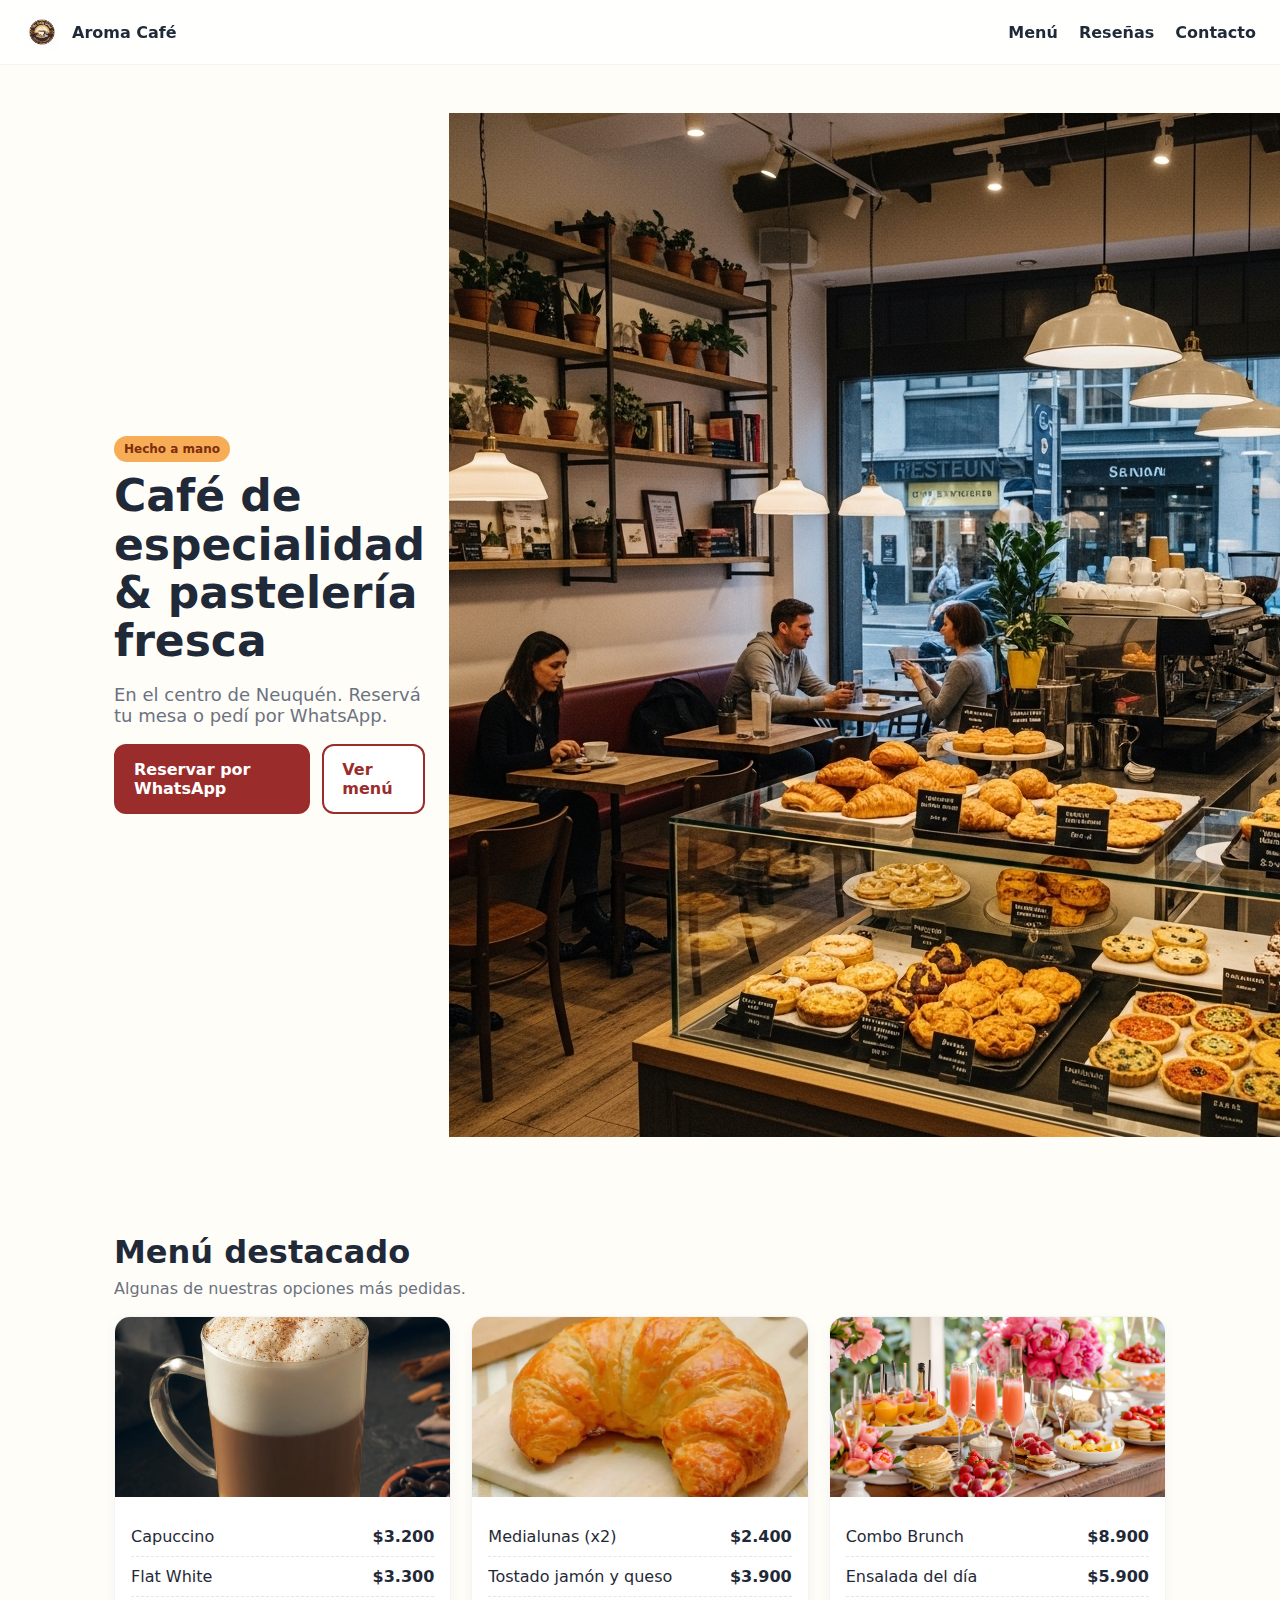
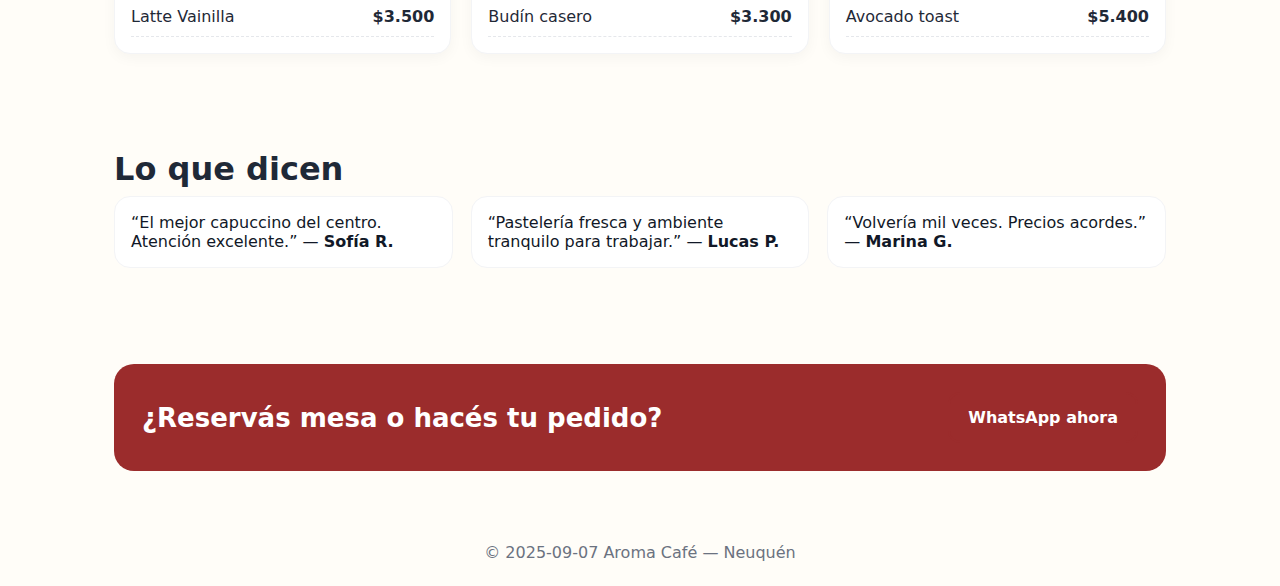
<file: index.html>
<!doctype html>
<html lang="es">
<head>
  <meta charset="utf-8">
  <meta name="viewport" content="width=device-width, initial-scale=1">
  <title>Cafetería Aroma — Landing</title>
  <meta name="description" content="Reservá tu mesa y probá nuestro café de especialidad y pastelería artesanal.">
  <link rel="preconnect" href="https://fonts.gstatic.com" crossorigin>
  <link rel="stylesheet" href="styles.css">
</head>
<script src="/js/content-loader.js"></script>
<body>
<nav>
  <div class="brand">
    <img src="assets/unnamed222.png" alt="Aroma">
    <strong>Aroma Café</strong>
  </div>
  <div>
    <a href="#menu">Menú</a>
    <a href="#reseñas">Reseñas</a>
    <a href="#contacto">Contacto</a>
  </div>
</nav>

<header class="hero container">
  <div>
    <span class="badge">Hecho a mano</span>
    <h1>Café de especialidad & pastelería fresca</h1>
    <p>En el centro de Neuquén. Reservá tu mesa o pedí por WhatsApp.</p>
    <div style="display:flex;gap:12px;margin-top:12px">
      <a class="btn" href="javascript:void(0)" data-wa data-msg="Hola! Quiero reservar para hoy a las 19h.">Reservar por WhatsApp</a>
      <a class="btn secondary" href="#menu">Ver menú</a>
    </div>
  </div>
  <img src="assets/unnamed.png" alt="Café y pastelería">
</header>

<section id="menu" class="section container">
  <h2>Menú destacado</h2>
  <p class="lead">Algunas de nuestras opciones más pedidas.</p>
  <div class="grid-3">
    <div class="card">
      <img src="assets/cappuccino-2_1200x.webp" alt="Capuccino">
      <div class="p">
        <div class="menu-item"><span>Capuccino</span><strong>$3.200</strong></div>
        <div class="menu-item"><span>Flat White</span><strong>$3.300</strong></div>
        <div class="menu-item"><span>Latte Vainilla</span><strong>$3.500</strong></div>
      </div>
    </div>
    <div class="card">
      <img src="assets/medialunas-manteca.webp" alt="Medialunas">
      <div class="p">
        <div class="menu-item"><span>Medialunas (x2)</span><strong>$2.400</strong></div>
        <div class="menu-item"><span>Tostado jamón y queso</span><strong>$3.900</strong></div>
        <div class="menu-item"><span>Budín casero</span><strong>$3.300</strong></div>
      </div>
    </div>
    <div class="card">
      <img src="assets/Brunch.jpg" alt="Brunch">
      <div class="p">
        <div class="menu-item"><span>Combo Brunch</span><strong>$8.900</strong></div>
        <div class="menu-item"><span>Ensalada del día</span><strong>$5.900</strong></div>
        <div class="menu-item"><span>Avocado toast</span><strong>$5.400</strong></div>
      </div>
    </div>
  </div>
</section>

<section id="reseñas" class="section container">
  <h2>Lo que dicen</h2>
  <div class="testimonials">
    <div class="quote">“El mejor capuccino del centro. Atención excelente.” — <strong>Sofía R.</strong></div>
    <div class="quote">“Pastelería fresca y ambiente tranquilo para trabajar.” — <strong>Lucas P.</strong></div>
    <div class="quote">“Volvería mil veces. Precios acordes.” — <strong>Marina G.</strong></div>
  </div>
</section>

<section id="contacto" class="section container">
  <div class="cta">
    <h3>¿Reservás mesa o hacés tu pedido?</h3>
    <div>
      <a class="btn" href="javascript:void(0)" data-wa>WhatsApp ahora</a>
    </div>
  </div>
</section>

<footer>© 2025-09-07 Aroma Café — Neuquén</footer>
<script src="main.js"></script>
</body>
</html>
</file>
<file: styles.css>
:root{
  --brand:#9b2c2c; /* rojo vino */
  --brand-2:#f6ad55; /* naranja suave */
  --text:#1f2937;
  --mute:#6b7280;
  --bg:#fffdf8;
}
*{box-sizing:border-box}
html,body{margin:0;padding:0;font-family:Inter,system-ui,Segoe UI,Arial,sans-serif;color:var(--text);background:var(--bg)}
.container{max-width:1100px;margin:0 auto;padding:24px}
nav{display:flex;align-items:center;justify-content:space-between;padding:14px 24px;background:#ffffffcc;backdrop-filter: blur(6px);position:sticky;top:0;border-bottom:1px solid #f3f4f6;z-index:10}
nav .brand{display:flex;gap:12px;align-items:center}
nav img{height:36px;width:auto}
nav a{color:var(--text);text-decoration:none;margin-left:16px;font-weight:600}
.hero{display:grid;grid-template-columns:1.1fr 0.9fr;gap:24px;align-items:center;padding:48px 24px}
.hero h1{font-size:44px;line-height:1.1;margin:0 0 12px}
.hero p{font-size:18px;color:var(--mute)}
.btn{display:inline-block;padding:14px 18px;border-radius:12px;border:2px solid var(--brand);background:var(--brand);color:#fff;font-weight:700;text-decoration:none}
.btn.secondary{background:#fff;color:var(--brand)}
.badge{font-size:12px;background:var(--brand-2);padding:6px 10px;border-radius:999px;font-weight:700;color:#7c2d12;margin-bottom:10px;display:inline-block}
.grid-3{display:grid;grid-template-columns:repeat(3,1fr);gap:20px}
.card{background:#fff;border:1px solid #f3f4f6;border-radius:16px;overflow:hidden;box-shadow:0 4px 14px rgba(0,0,0,.04)}
.card img{width:100%;height:180px;object-fit:cover}
.card .p{padding:16px}
.section{padding:48px 24px}
.section h2{font-size:32px;margin:0 0 8px}
.section p.lead{color:var(--mute);margin:0 0 18px}
.menu-item{display:flex;justify-content:space-between;border-bottom:1px dashed #e5e7eb;padding:10px 0}
.testimonials{display:grid;grid-template-columns:repeat(3,1fr);gap:18px}
.quote{background:#fff;border:1px solid #f3f4f6;border-radius:16px;padding:16px;color:#111827}
.cta{background:var(--brand);color:#fff;border-radius:20px;display:flex;align-items:center;justify-content:space-between;gap:18px;padding:28px}
.cta h3{margin:0;font-size:26px}
footer{padding:24px;color:#6b7280;text-align:center}
@media (max-width:900px){
  .hero{grid-template-columns:1fr}
  .grid-3, .testimonials{grid-template-columns:1fr}
}
</file>
